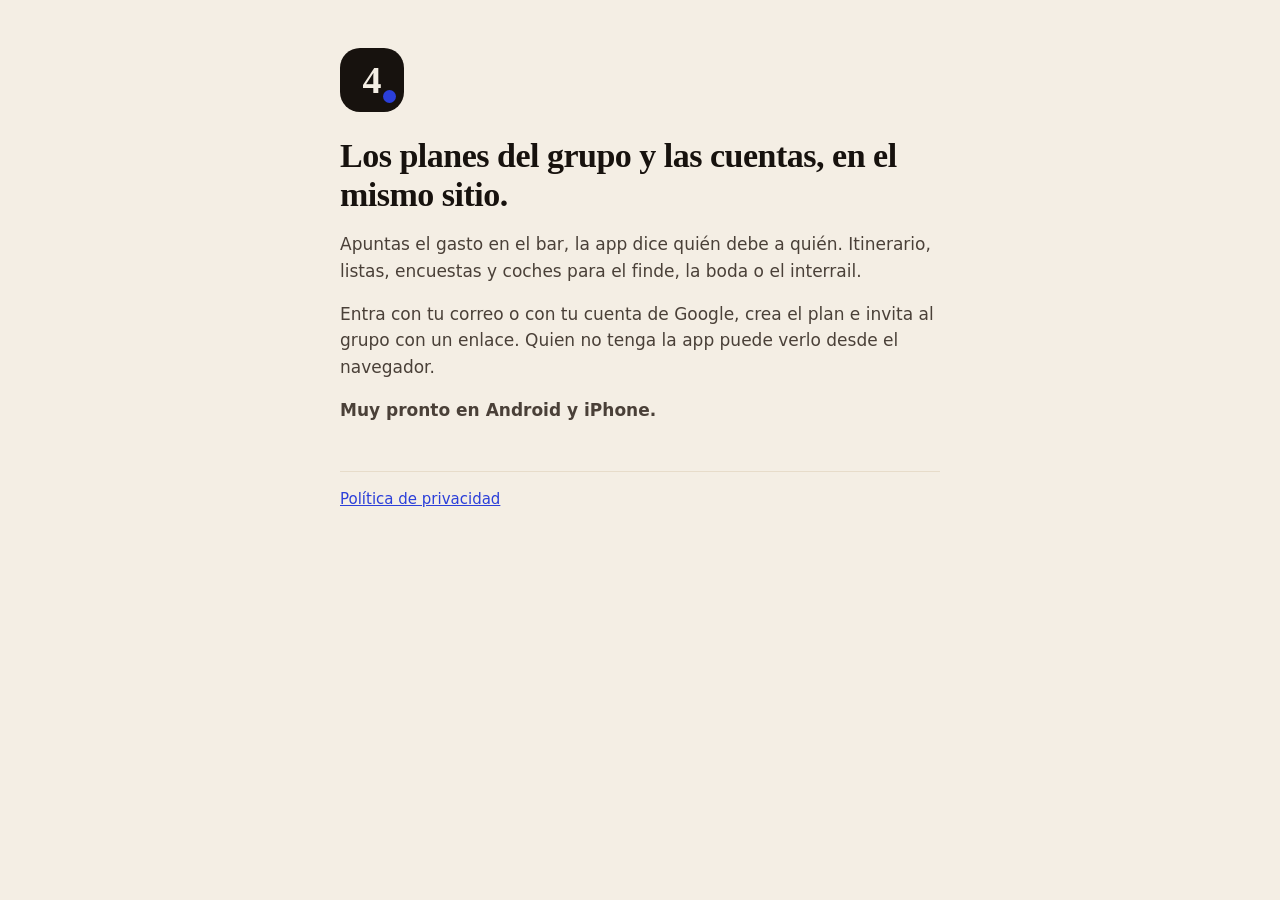
<file: index.html>
<!doctype html>
<html lang="es">
<head>
  <meta charset="utf-8">
  <meta name="viewport" content="width=device-width, initial-scale=1">
  <title>All4Plans · los planes del grupo y las cuentas, en el mismo sitio</title>
  <meta name="description" content="Itinerario, listas, coches y el reparto de gastos del grupo en una sola app.">
  <link rel="stylesheet" href="estilo.css">
</head>
<body>
  <main>
    <div class="marca"><span>4</span><i></i></div>
    <h1>Los planes del grupo y las cuentas, en el mismo sitio.</h1>
    <p>Apuntas el gasto en el bar, la app dice quién debe a quién. Itinerario, listas,
      encuestas y coches para el finde, la boda o el interrail.</p>
    <p>Entra con tu correo o con tu cuenta de Google, crea el plan e invita al grupo con un enlace.
      Quien no tenga la app puede verlo desde el navegador.</p>
    <!-- Al publicar en las tiendas: enlaces reales de App Store y Google Play aquí. -->
    <p><strong>Muy pronto en Android y iPhone.</strong></p>
    <p class="pie"><a href="privacidad.html">Política de privacidad</a></p>
  </main>
</body>
</html>
</file>
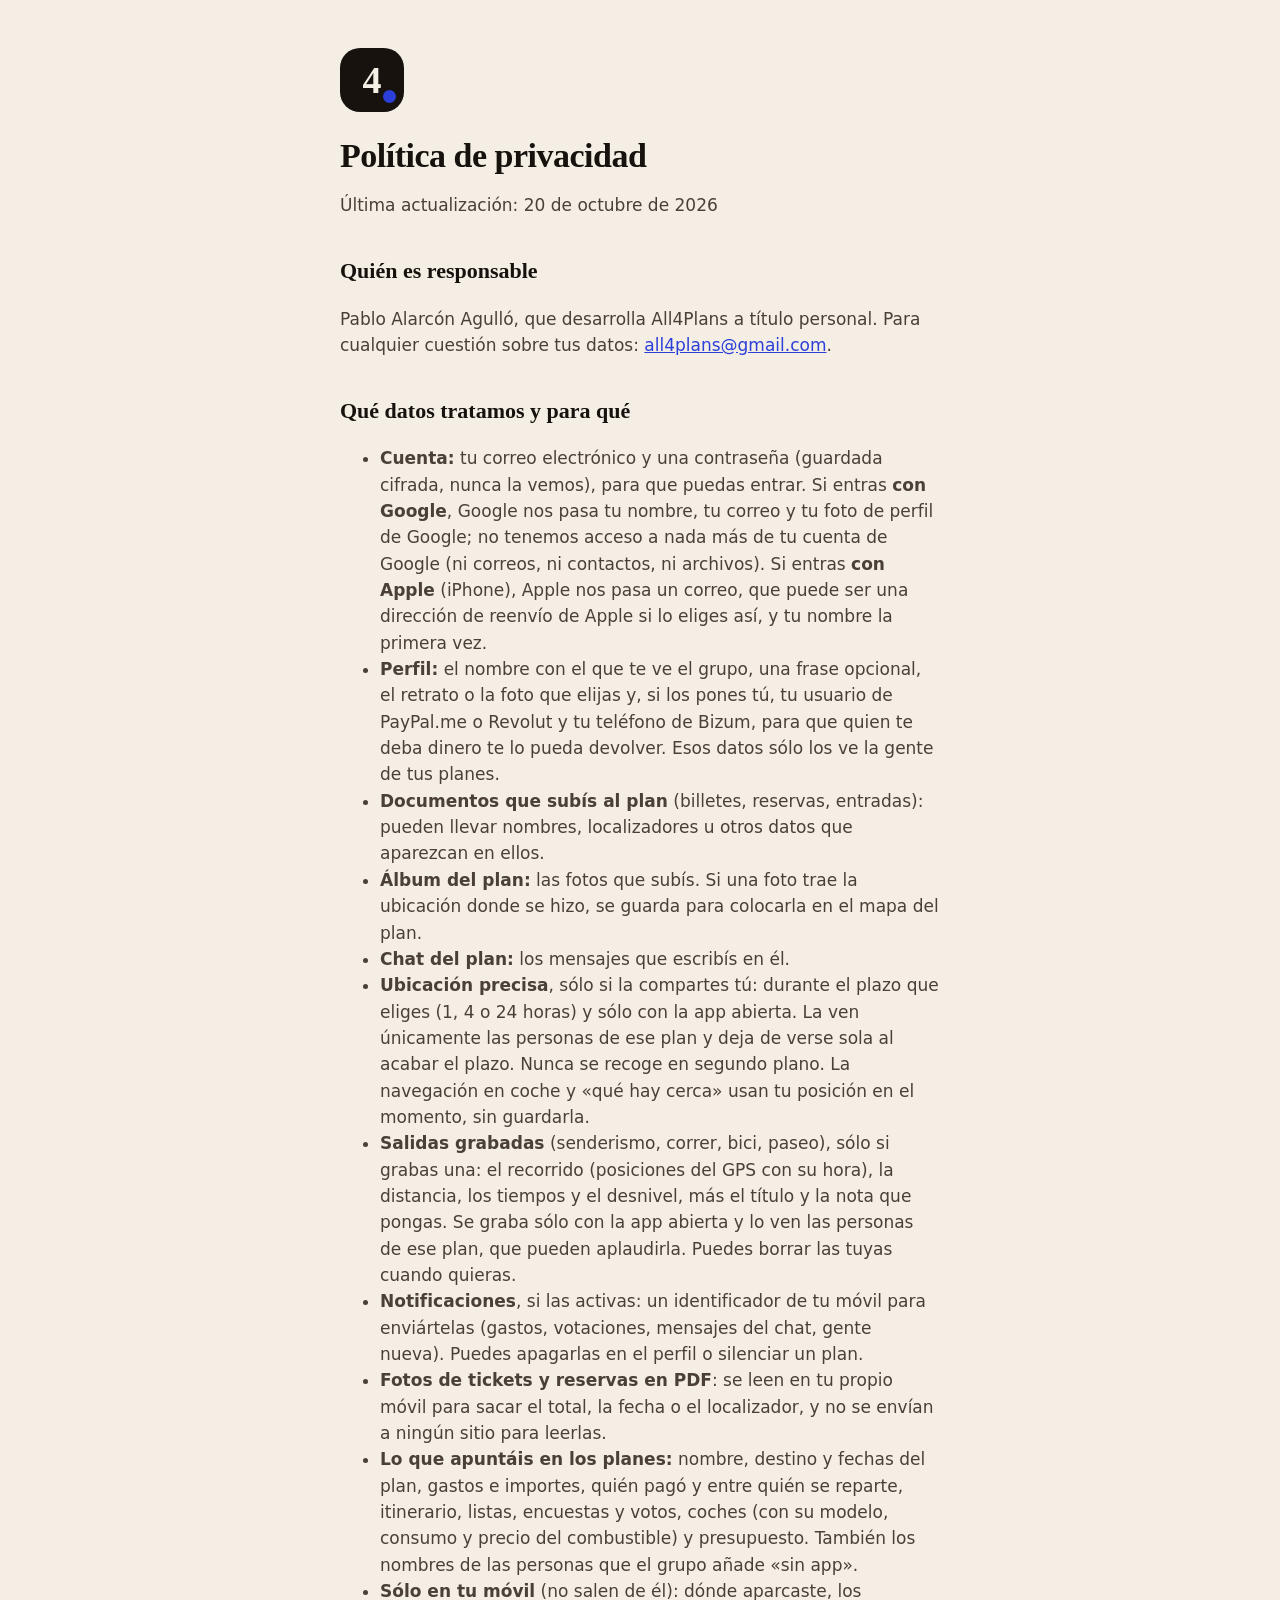
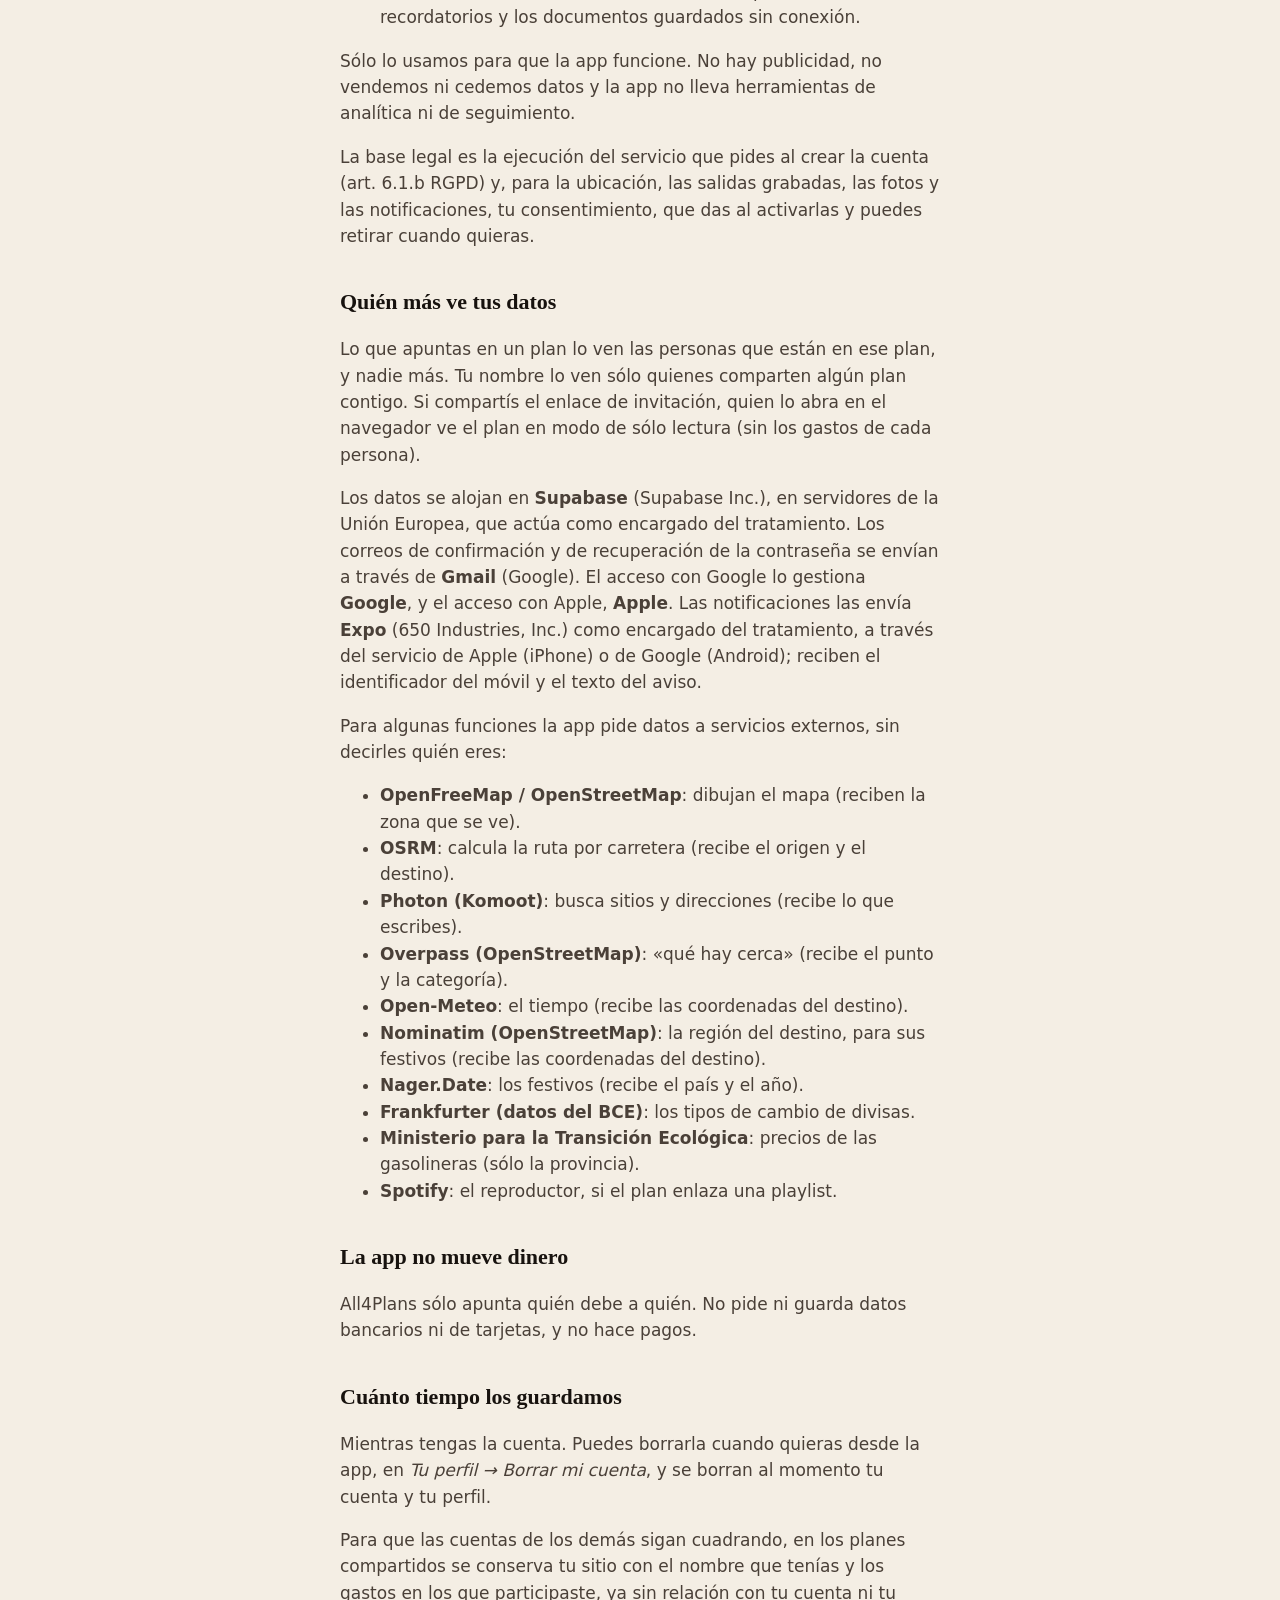
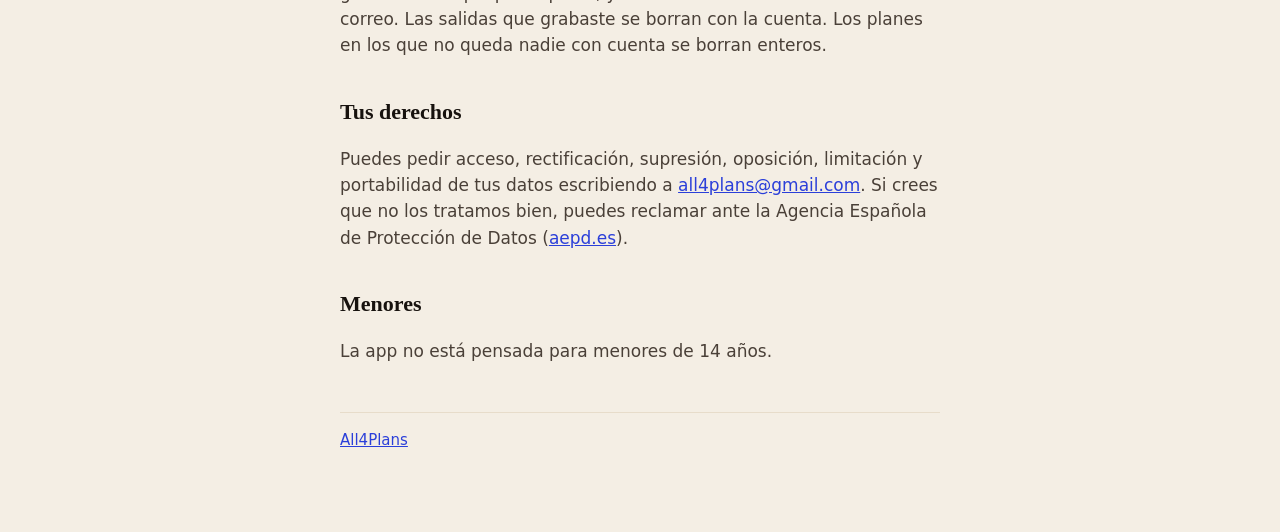
<file: privacidad.html>
<!doctype html>
<html lang="es">
<head>
  <meta charset="utf-8">
  <meta name="viewport" content="width=device-width, initial-scale=1">
  <title>Política de privacidad · All4Plans</title>
  <link rel="stylesheet" href="estilo.css">
</head>
<body>
  <!--
    Si se añade analítica u otro servicio externo, hay que actualizar este
    texto Y las fichas de privacidad de las dos tiendas. Sentry ya está en el
    código pero no envía nada hasta que haya DSN: al activarlo, nombrarlo aquí.
  -->
  <main>
    <div class="marca"><span>4</span><i></i></div>
    <h1>Política de privacidad</h1>
    <p>Última actualización: 20 de octubre de 2026</p>

    <h2>Quién es responsable</h2>
    <p>Pablo Alarcón Agulló, que desarrolla All4Plans a título personal.
      Para cualquier cuestión sobre tus datos: <a href="mailto:all4plans@gmail.com">all4plans@gmail.com</a>.</p>

    <h2>Qué datos tratamos y para qué</h2>
    <ul>
      <li><strong>Cuenta:</strong> tu correo electrónico y una contraseña (guardada cifrada,
        nunca la vemos), para que puedas entrar. Si entras <strong>con Google</strong>, Google nos
        pasa tu nombre, tu correo y tu foto de perfil de Google; no tenemos acceso a nada más de tu
        cuenta de Google (ni correos, ni contactos, ni archivos). Si entras <strong>con Apple</strong>
        (iPhone), Apple nos pasa un correo, que puede ser una dirección de reenvío de Apple si lo
        eliges así, y tu nombre la primera vez.</li>
      <li><strong>Perfil:</strong> el nombre con el que te ve el grupo, una frase opcional, el retrato
        o la foto que elijas y, si los pones tú, tu usuario de PayPal.me o Revolut y tu teléfono de
        Bizum, para que quien te deba dinero te lo pueda devolver. Esos datos sólo los ve la gente
        de tus planes.</li>
      <li><strong>Documentos que subís al plan</strong> (billetes, reservas, entradas): pueden llevar
        nombres, localizadores u otros datos que aparezcan en ellos.</li>
      <li><strong>Álbum del plan:</strong> las fotos que subís. Si una foto trae la ubicación donde se
        hizo, se guarda para colocarla en el mapa del plan.</li>
      <li><strong>Chat del plan:</strong> los mensajes que escribís en él.</li>
      <li><strong>Ubicación precisa</strong>, sólo si la compartes tú: durante el plazo que eliges
        (1, 4 o 24 horas) y sólo con la app abierta. La ven únicamente las personas de ese plan y deja
        de verse sola al acabar el plazo. Nunca se recoge en segundo plano. La navegación en coche y
        «qué hay cerca» usan tu posición en el momento, sin guardarla.</li>
      <li><strong>Salidas grabadas</strong> (senderismo, correr, bici, paseo), sólo si grabas una: el
        recorrido (posiciones del GPS con su hora), la distancia, los tiempos y el desnivel, más el título
        y la nota que pongas. Se graba sólo con la app abierta y lo ven las personas de ese plan, que
        pueden aplaudirla. Puedes borrar las tuyas cuando quieras.</li>
      <li><strong>Notificaciones</strong>, si las activas: un identificador de tu móvil para enviártelas
        (gastos, votaciones, mensajes del chat, gente nueva). Puedes apagarlas en el perfil o silenciar un
        plan.</li>
      <li><strong>Fotos de tickets y reservas en PDF</strong>: se leen en tu propio móvil para sacar el
        total, la fecha o el localizador, y no se envían a ningún sitio para leerlas.</li>
      <li><strong>Lo que apuntáis en los planes:</strong> nombre, destino y fechas del plan, gastos e
        importes, quién pagó y entre quién se reparte, itinerario, listas, encuestas y votos, coches
        (con su modelo, consumo y precio del combustible) y presupuesto. También los nombres de las
        personas que el grupo añade «sin app».</li>
      <li><strong>Sólo en tu móvil</strong> (no salen de él): dónde aparcaste, los recordatorios y los
        documentos guardados sin conexión.</li>
    </ul>
    <p>Sólo lo usamos para que la app funcione. No hay publicidad, no vendemos ni cedemos datos y la app
      no lleva herramientas de analítica ni de seguimiento.</p>
    <p>La base legal es la ejecución del servicio que pides al crear la cuenta (art. 6.1.b RGPD) y, para
      la ubicación, las salidas grabadas, las fotos y las notificaciones, tu consentimiento, que das al
      activarlas y puedes retirar cuando quieras.</p>

    <h2>Quién más ve tus datos</h2>
    <p>Lo que apuntas en un plan lo ven las personas que están en ese plan, y nadie más. Tu nombre lo ven
      sólo quienes comparten algún plan contigo. Si compartís el enlace de invitación, quien lo abra en
      el navegador ve el plan en modo de sólo lectura (sin los gastos de cada persona).</p>
    <p>Los datos se alojan en <strong>Supabase</strong> (Supabase Inc.), en servidores de la Unión
      Europea, que actúa como encargado del tratamiento. Los correos de confirmación y de recuperación
      de la contraseña se envían a través de <strong>Gmail</strong> (Google). El acceso con Google lo
      gestiona <strong>Google</strong>, y el acceso con Apple, <strong>Apple</strong>. Las notificaciones
      las envía <strong>Expo</strong> (650 Industries, Inc.) como encargado del tratamiento, a través del
      servicio de Apple (iPhone) o de Google (Android); reciben el identificador del móvil y el texto
      del aviso.</p>
    <p>Para algunas funciones la app pide datos a servicios externos, sin decirles quién eres:</p>
    <ul>
      <li><strong>OpenFreeMap / OpenStreetMap</strong>: dibujan el mapa (reciben la zona que se ve).</li>
      <li><strong>OSRM</strong>: calcula la ruta por carretera (recibe el origen y el destino).</li>
      <li><strong>Photon (Komoot)</strong>: busca sitios y direcciones (recibe lo que escribes).</li>
      <li><strong>Overpass (OpenStreetMap)</strong>: «qué hay cerca» (recibe el punto y la categoría).</li>
      <li><strong>Open-Meteo</strong>: el tiempo (recibe las coordenadas del destino).</li>
      <li><strong>Nominatim (OpenStreetMap)</strong>: la región del destino, para sus festivos (recibe las coordenadas del destino).</li>
      <li><strong>Nager.Date</strong>: los festivos (recibe el país y el año).</li>
      <li><strong>Frankfurter (datos del BCE)</strong>: los tipos de cambio de divisas.</li>
      <li><strong>Ministerio para la Transición Ecológica</strong>: precios de las gasolineras (sólo la provincia).</li>
      <li><strong>Spotify</strong>: el reproductor, si el plan enlaza una playlist.</li>
    </ul>

    <h2>La app no mueve dinero</h2>
    <p>All4Plans sólo apunta quién debe a quién. No pide ni guarda datos bancarios ni de tarjetas, y no
      hace pagos.</p>

    <h2>Cuánto tiempo los guardamos</h2>
    <p>Mientras tengas la cuenta. Puedes borrarla cuando quieras desde la app, en
      <em>Tu perfil → Borrar mi cuenta</em>, y se borran al momento tu cuenta y tu perfil.</p>
    <p>Para que las cuentas de los demás sigan cuadrando, en los planes compartidos se conserva tu sitio
      con el nombre que tenías y los gastos en los que participaste, ya sin relación con tu cuenta ni tu
      correo. Las salidas que grabaste se borran con la cuenta. Los planes en los que no queda nadie con
      cuenta se borran enteros.</p>

    <h2>Tus derechos</h2>
    <p>Puedes pedir acceso, rectificación, supresión, oposición, limitación y portabilidad de tus datos
      escribiendo a <a href="mailto:all4plans@gmail.com">all4plans@gmail.com</a>. Si crees que no los tratamos bien, puedes
      reclamar ante la Agencia Española de Protección de Datos (<a href="https://www.aepd.es">aepd.es</a>).</p>

    <h2>Menores</h2>
    <p>La app no está pensada para menores de 14 años.</p>

    <p class="pie"><a href="./">All4Plans</a></p>
  </main>
</body>
</html>
</file>
<file: estilo.css>
/* Papel y tinta, como la app (colores de src/ui/theme.ts). */
:root {
  --papel: #F4EEE4;
  --tinta: #17120E;
  --suave: #4A4038;
  --apagado: #6F6459;
  --azul: #2B3FD9;
  --linea: #E7DCCA;
}
* { box-sizing: border-box; }
body {
  margin: 0;
  background: var(--papel);
  color: var(--tinta);
  font: 17px/1.55 system-ui, -apple-system, "Segoe UI", Roboto, sans-serif;
}
main { max-width: 640px; margin: 0 auto; padding: 48px 20px 64px; }
h1 { font-family: Georgia, "Times New Roman", serif; font-size: 34px; line-height: 1.15; letter-spacing: -0.5px; margin: 24px 0 12px; }
h2 { font-family: Georgia, "Times New Roman", serif; font-size: 22px; margin: 36px 0 8px; }
p, li { color: var(--suave); }
a { color: var(--azul); }
.marca { position: relative; width: 64px; height: 64px; border-radius: 20px; background: var(--tinta);
         display: flex; align-items: center; justify-content: center; }
.marca span { color: var(--papel); font: 900 38px/1 Georgia, serif; }
.marca i { position: absolute; width: 13px; height: 13px; border-radius: 50%; background: var(--azul); right: 8px; bottom: 9px; }
.tiendas { display: flex; flex-direction: column; gap: 12px; margin: 28px 0; }
.boton { display: block; text-align: center; padding: 16px; border-radius: 999px; background: var(--tinta);
         color: var(--papel); text-decoration: none; font-weight: 700; }
.boton.secundario { background: transparent; color: var(--tinta); border: 1px solid var(--tinta); order: 2; }
.nota, .pie { font-size: 15px; color: var(--apagado); }
.pie { border-top: 1px solid var(--linea); margin-top: 48px; padding-top: 16px; }
</file>
